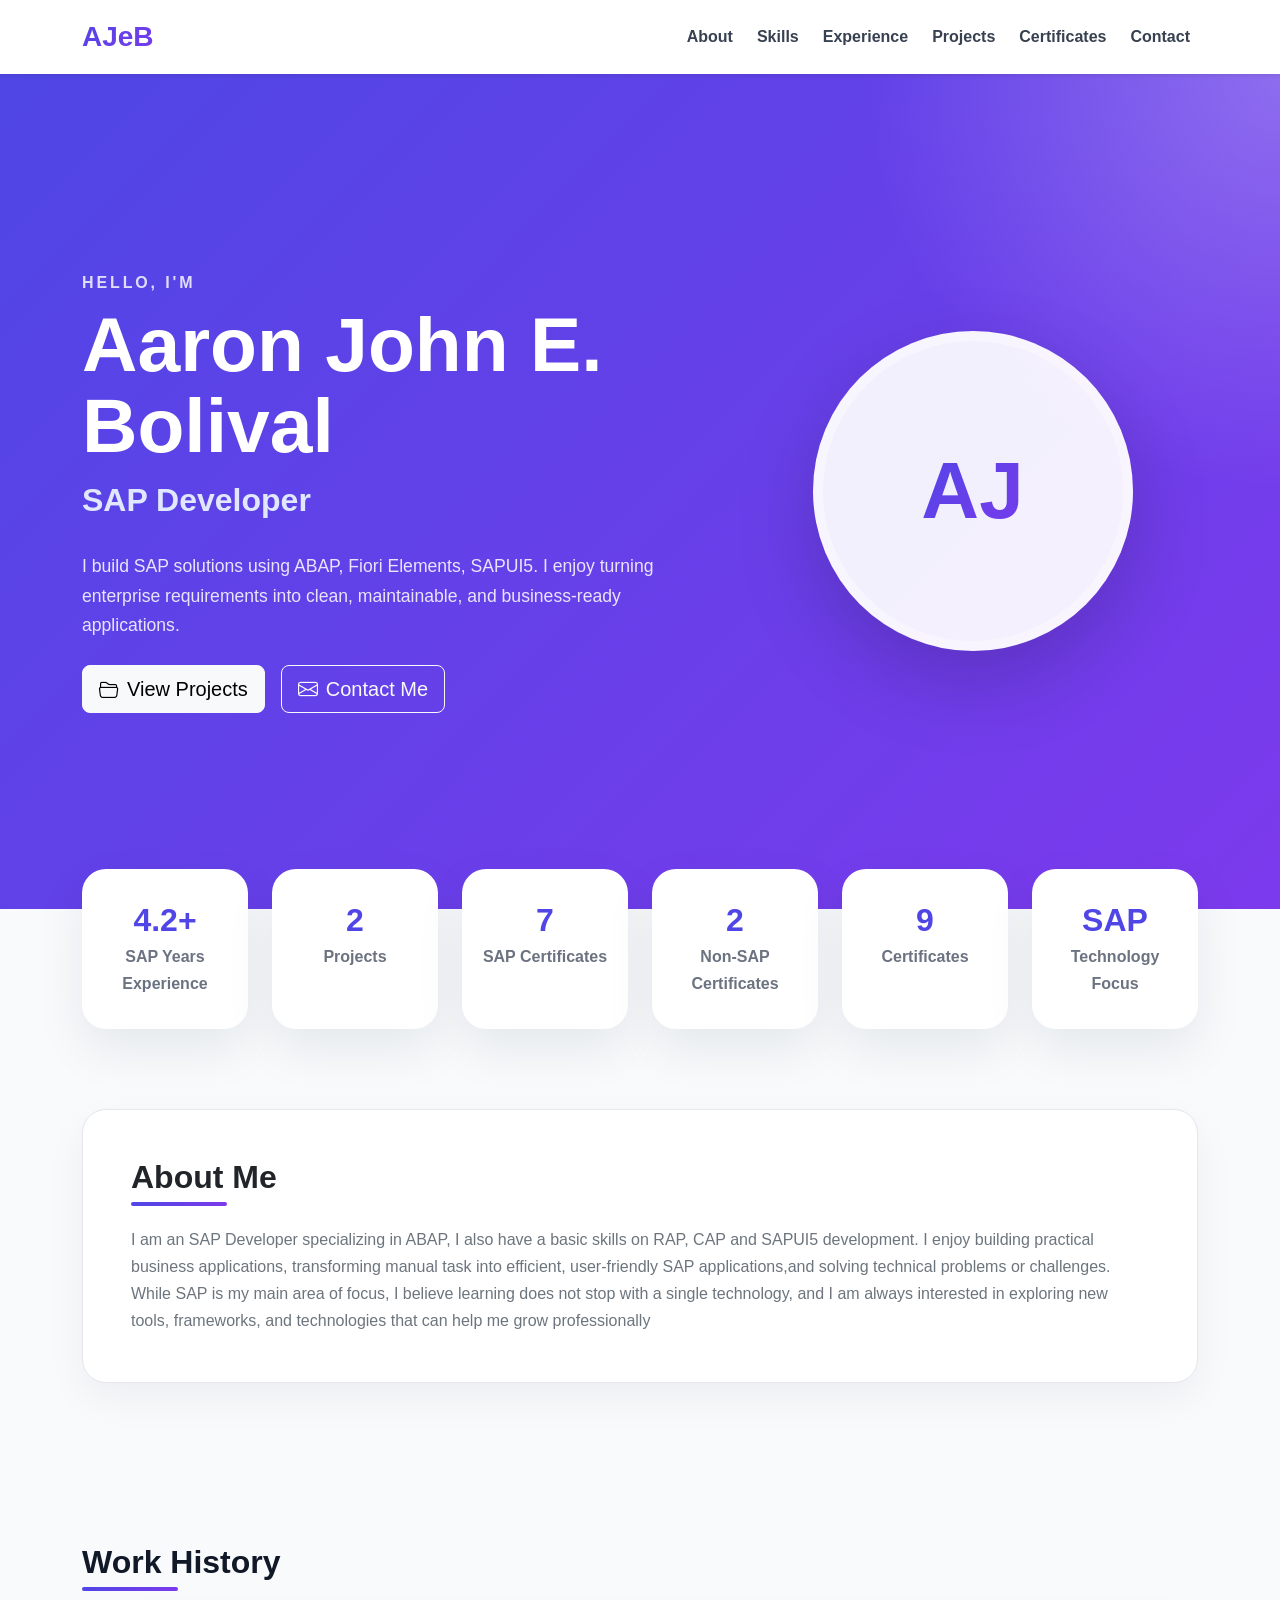
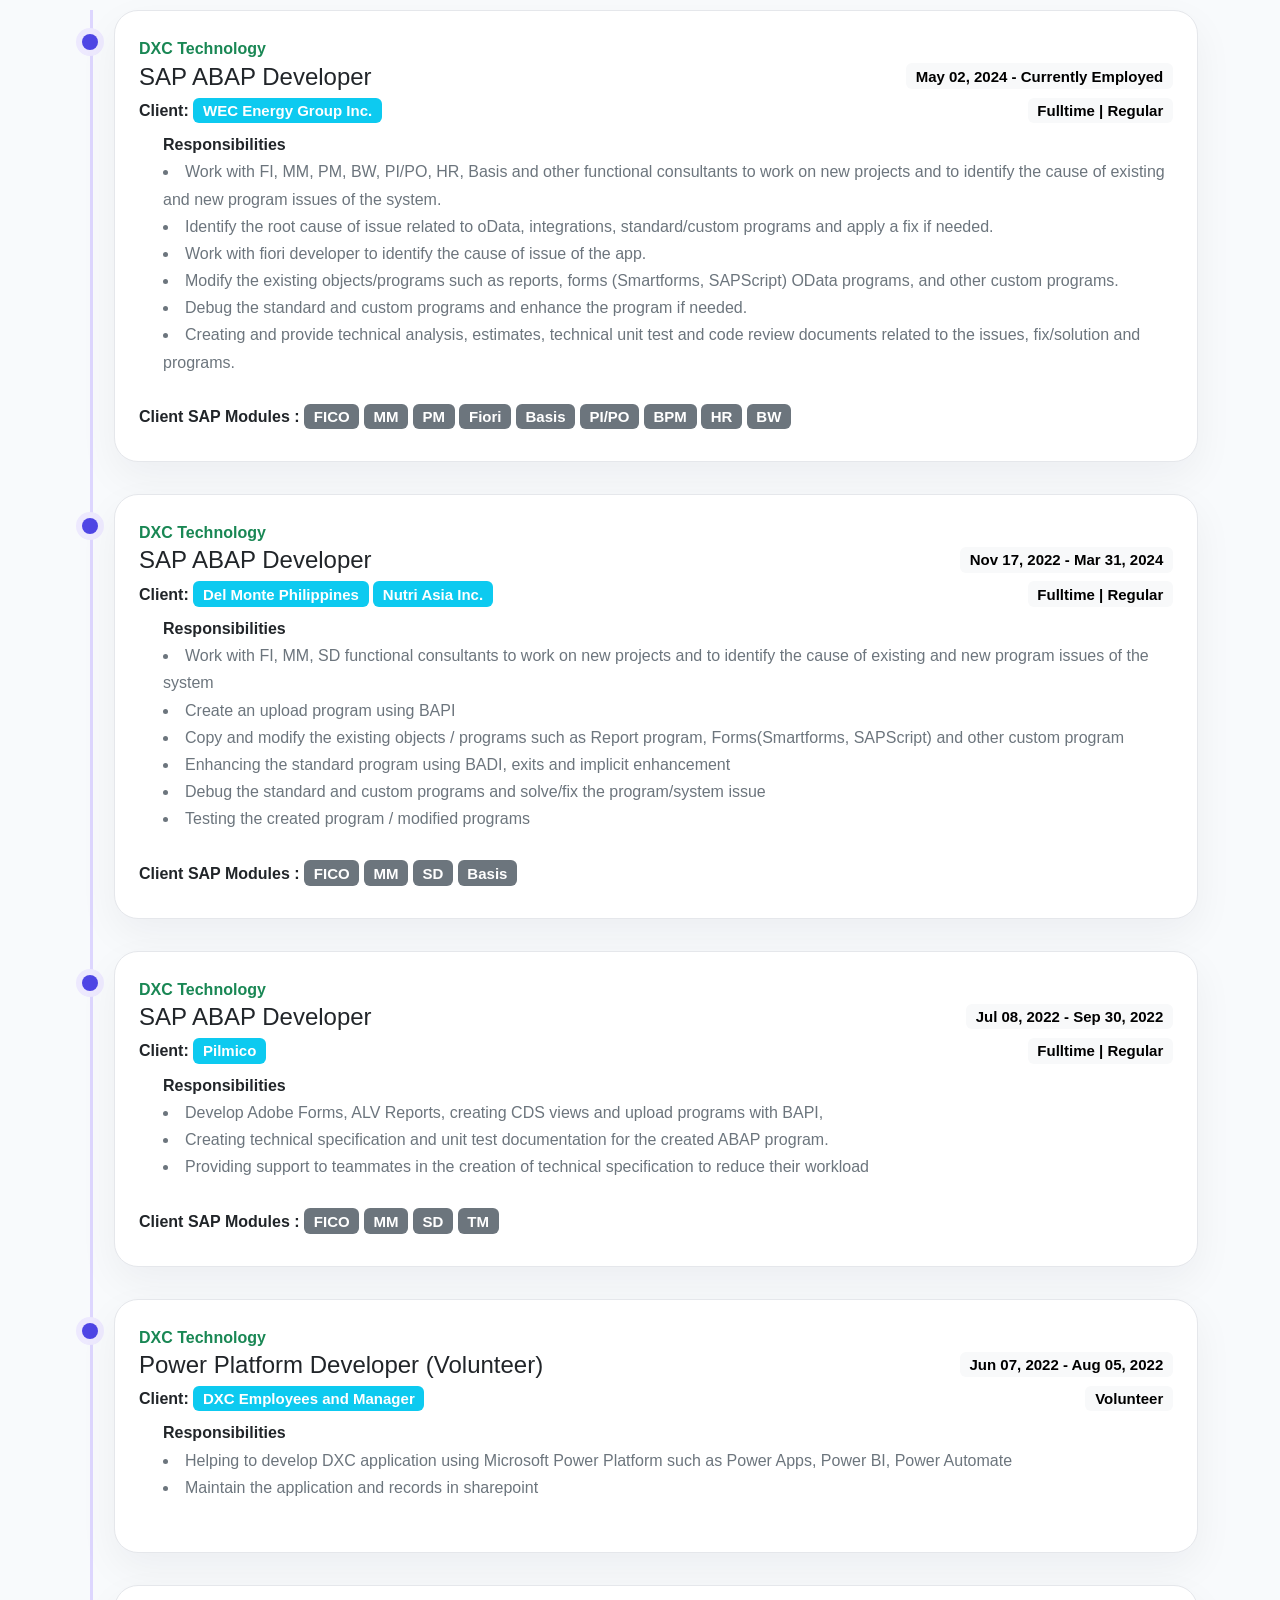
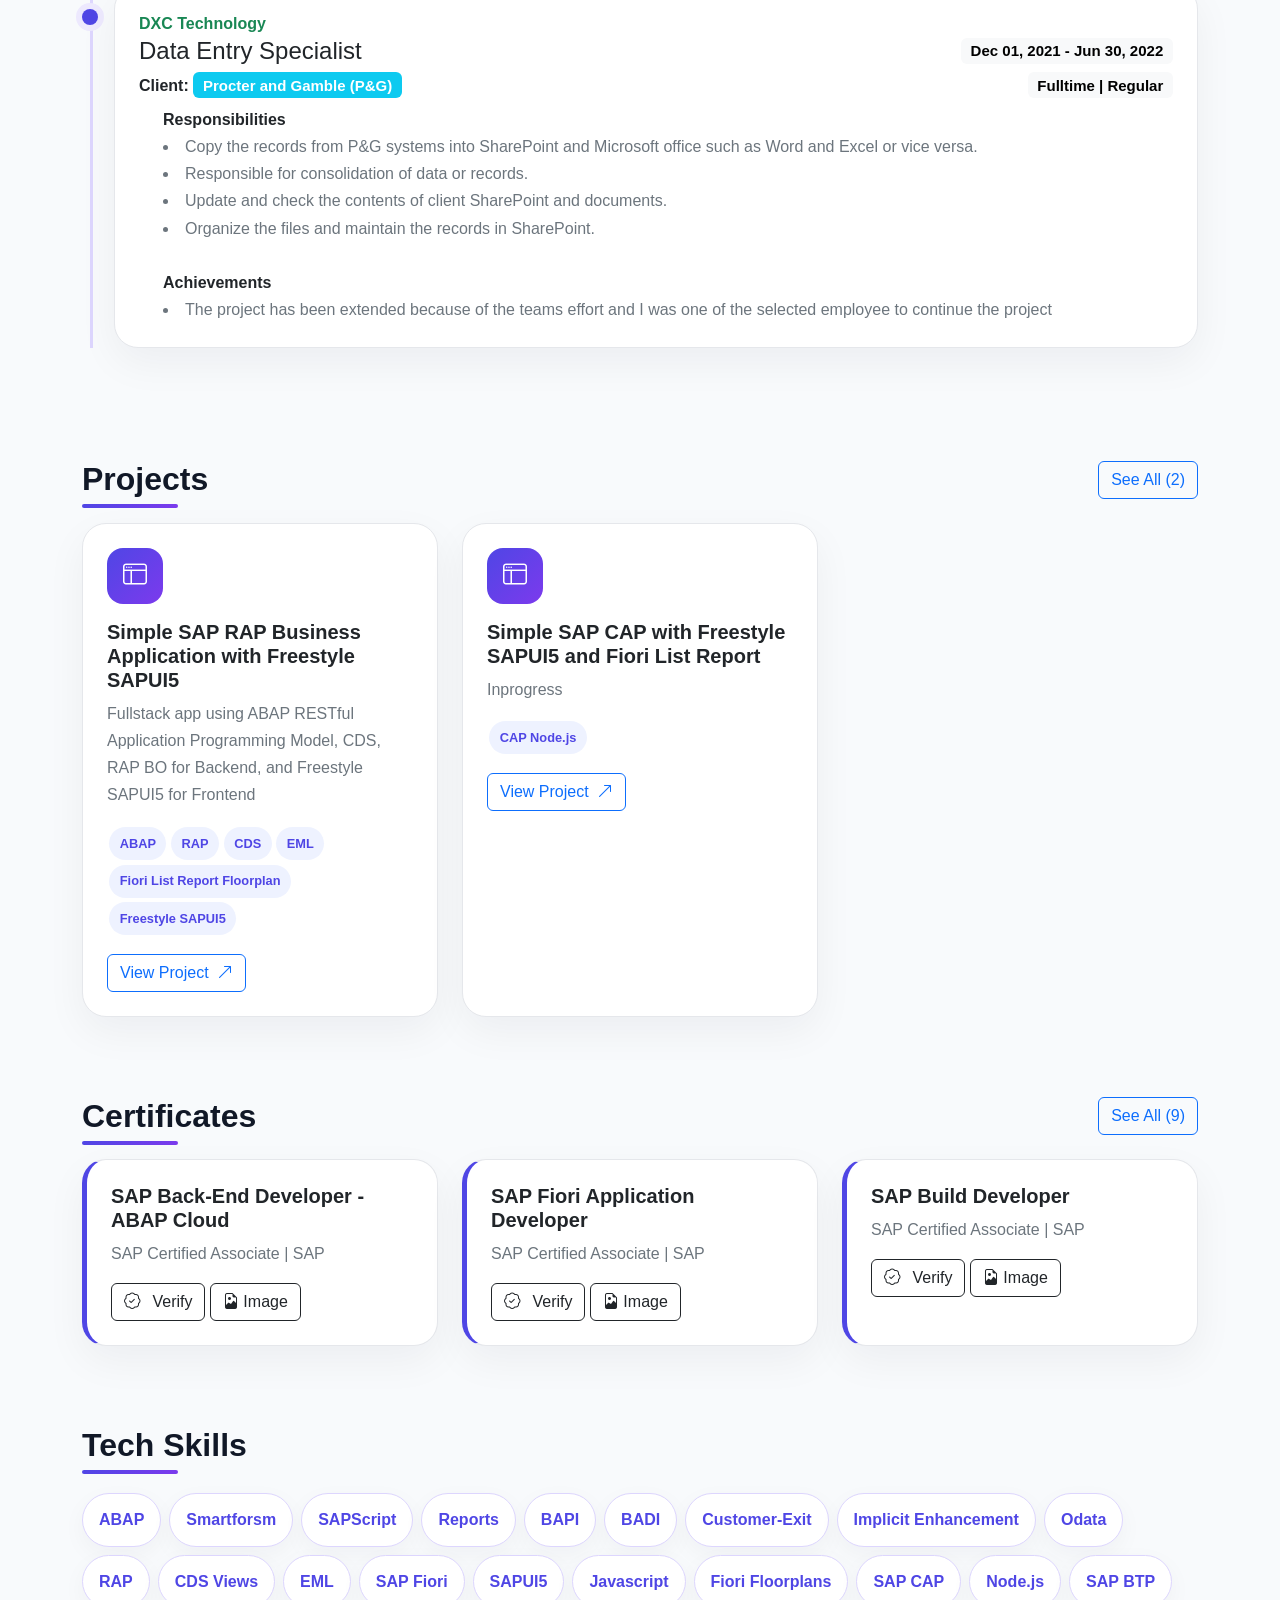
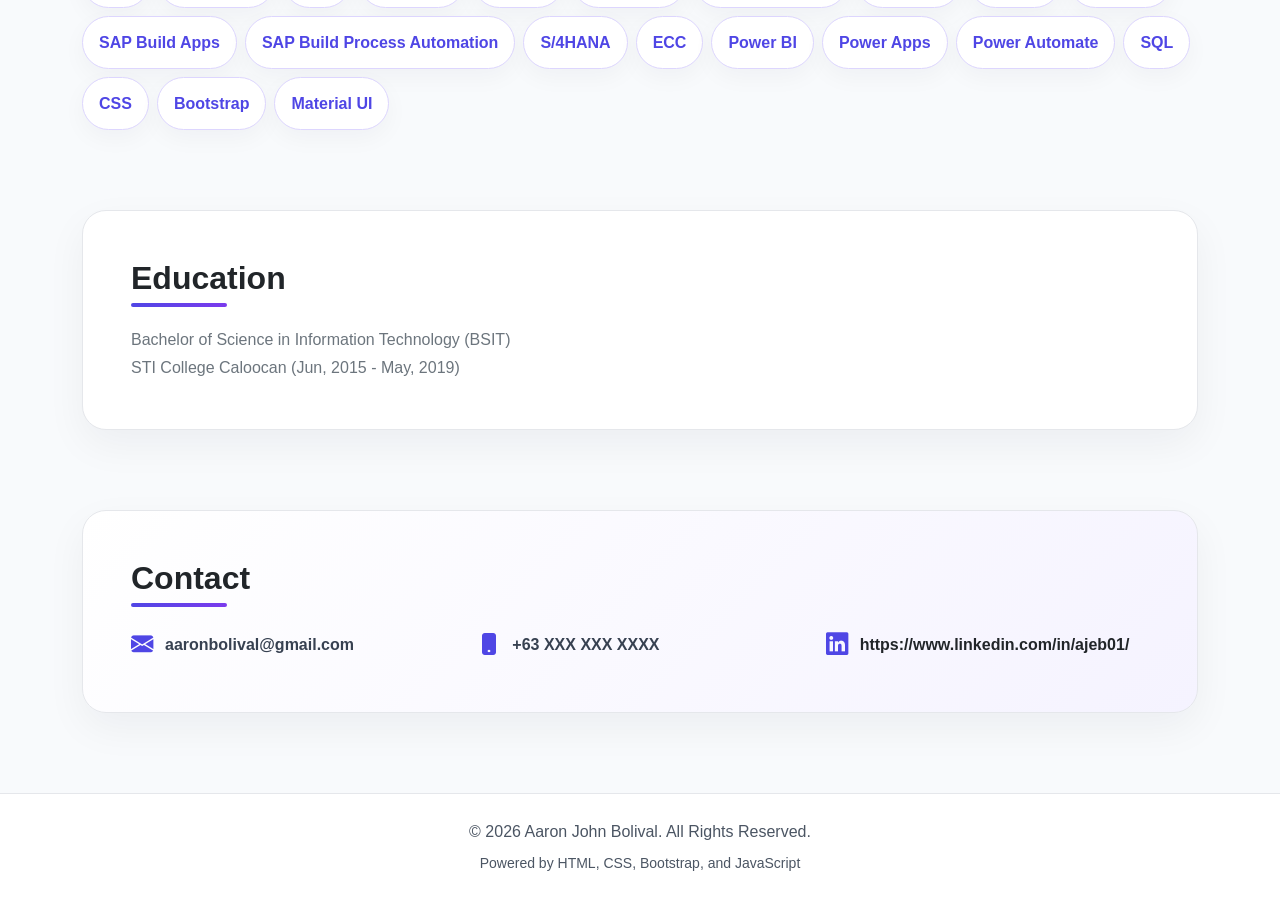
<file: index.html>
<!DOCTYPE html>
<html lang="en">
<head>
    <meta charset="UTF-8" />
    <meta name="viewport" content="width=device-width, initial-scale=1.0" />
    <meta name="description" content="Aaron John E. Bolival - SAP Developer Portfolio" />
    <title>Aaron John Bolival | SAP Developer Portfolio</title>
    <link href="https://cdn.jsdelivr.net/npm/bootstrap@5.3.3/dist/css/bootstrap.min.css" rel="stylesheet" />
    <link href="https://cdn.jsdelivr.net/npm/bootstrap-icons@1.11.3/font/bootstrap-icons.css" rel="stylesheet" />
    <link rel="stylesheet" href="style.css" />
</head>
<body>
    <nav class="navbar navbar-expand-lg navbar-light bg-white sticky-top shadow-sm">
        <div class="container">
            <a class="navbar-brand fw-bold fs-3 brand-gradient" href="index.html">AJeB</a>
            <button class="navbar-toggler" type="button" data-bs-toggle="collapse" data-bs-target="#mainNavbar">
                <span class="navbar-toggler-icon"></span>
            </button>
            <div class="collapse navbar-collapse" id="mainNavbar">
                <ul class="navbar-nav ms-auto">
                    <li class="nav-item"><a class="nav-link" href="#about">About</a></li>
                    <li class="nav-item"><a class="nav-link" href="#skills">Skills</a></li>
                    <li class="nav-item"><a class="nav-link" href="#experience">Experience</a></li>
                    <li class="nav-item"><a class="nav-link" href="#projects">Projects</a></li>
                    <li class="nav-item"><a class="nav-link" href="#certificates">Certificates</a></li>
                    <li class="nav-item"><a class="nav-link" href="#contact">Contact</a></li>
                </ul>
            </div>
        </div>
    </nav>

    <header class="hero-section">
        <div class="container">
            <div class="row align-items-center min-vh-75">
                <div class="col-lg-7">
                    <p class="hero-eyebrow mb-2">Hello, I'm</p>
                    <h1 class="hero-title">Aaron John E. Bolival</h1>
                    <p class="hero-role">SAP Developer</p>
                    <p class="hero-description mt-4">
                        I build SAP solutions using ABAP, Fiori Elements,
                        SAPUI5. I enjoy turning enterprise requirements into clean,
                        maintainable, and business-ready applications.
                    </p>
                    <div class="d-flex flex-wrap gap-3 mt-4">
                        <a href="#projects" class="btn btn-light btn-lg"><i class="bi bi-folder2-open me-2"></i>View Projects</a>
                        <a href="#contact" class="btn btn-outline-light btn-lg"><i class="bi bi-envelope me-2"></i>Contact Me</a>
                    </div>
                </div>
                <div class="col-lg-5 text-center mt-5 mt-lg-0">
                    <div class="profile-orb mx-auto">
                        <span>AJ</span>
                        <!-- 
                        <img src="" class="profile-orb-img">
                        -->
                    </div>
                </div>
            </div>
        </div>
    </header>

    <section class="container stats-section">
        <div class="row g-4">
            <div class="col-md-2 col-6"><div class="stat-card"><h2 id="totalSapExperience"></h2><p>SAP Years Experience</p></div></div>
            <div class="col-md-2 col-6"><div class="stat-card"><h2 id="totalProjects"></h2><p>Projects</p></div></div>
            <div class="col-md-2 col-6"><div class="stat-card"><h2 id="totalSapCertificates"></h2><p>SAP Certificates</p></div></div>
            <div class="col-md-2 col-6"><div class="stat-card"><h2 id="totalOtherCertificates"></h2><p>Non-SAP Certificates</p></div></div>
            <div class="col-md-2 col-6"><div class="stat-card"><h2 id="totalCertificates"></h2><p>Certificates</p></div></div>
            <div class="col-md-2 col-6"><div class="stat-card"><h2>SAP</h2><p>Technology Focus</p></div></div>
        </div>
        <div id="headerSummary"> </div>
    </section>

    <section id="about" class="container section-spacing">
        <div class="card card-custom p-4 p-lg-5">
            <h2 class="section-title">About Me</h2>
            <p class="mb-0 text-secondary">
                I am an SAP Developer specializing in ABAP, I also have a basic skills on RAP, CAP and SAPUI5 development.
                I enjoy building practical business applications, transforming manual task into efficient, user-friendly SAP applications,and solving technical problems or challenges.
                While SAP is my main area of focus, I believe learning does not stop with a single technology, and I am always interested in exploring new tools, frameworks, and technologies that can help me grow professionally
            </p>
        </div>
    </section>

    <section id="professional-strengths" class="container section-spacing ">
        <div id="strengthsContainer" class="row g-2 justify-content-center">
        </div>
    </section>

    <section id="experience" class="container section-spacing">
        <h2 class="section-title">Work History</h2>
        <div id="workHistoryContainer" class="timeline">
        </div>
    </section>

    <section id="projects" class="container section-spacing">
        <div class="d-flex justify-content-between align-items-center flex-wrap gap-3 mb-4">
            <h2 class="section-title mb-0">Projects</h2>
            <a href="projects.html" class="btn btn-outline-primary" id="section_hdr_projects_btn">See All</a>
        </div>
        <div id="projectsContainer" class="row g-4"></div>
    </section>

    <section id="certificates" class="container section-spacing">
        <div class="d-flex justify-content-between align-items-center flex-wrap gap-3 mb-4">
            <h2 class="section-title mb-0" >Certificates</h2>
            <a href="certificates.html" class="btn btn-outline-primary" id="section_hdr_certificates_btn">See All</a>
        </div>        
        <div id="certificatesContainer" class="row g-4"></div>
    </section>
    
    <section id="skills" class="container section-spacing">
        <h2 class="section-title">Tech Skills</h2>
        <div id="skillsContainer" class="d-flex flex-wrap gap-2"></div>
    </section>

    <section id="education" class="container section-spacing">
        <div class="card card-custom p-4 p-lg-5">
            <h2 class="section-title">Education</h2>
            <p class="mb-0 text-secondary">
                Bachelor of Science in Information Technology (BSIT) </br>
                STI College Caloocan (Jun, 2015 - May, 2019)
            </p>
        </div>
    </section>
        
    <section id="contact" class="container section-spacing">
        <div class="card card-custom p-4 p-lg-5 contact-card">
            <h2 class="section-title">Contact</h2>
            <div class="row g-4">
                <div class="col-md-4"><div class="contact-item"><i class="bi bi-envelope-fill"></i><span>aaronbolival@gmail.com</span></div></div>
                <div class="col-md-4"><div class="contact-item"><i class="bi bi-phone-fill"></i><span>+63 XXX XXX XXXX</span></div></div>
                <div class="col-md-4"><div class="contact-item"><i class="bi bi-linkedin"></i>
                    <span>
                        <a href="https://www.linkedin.com/in/ajeb01/" target="_blank" class="link-offset-2 link-underline link-underline-opacity-0 text-dark">https://www.linkedin.com/in/ajeb01/</a> 
                    </span>
                </div>
            </div>
            </div>
        </div>
    </section>

    <footer class="footer text-center py-4">
        <p class="mb-1">© 2026 Aaron John Bolival. All Rights Reserved.</p>
        <small>Powered by HTML, CSS, Bootstrap, and JavaScript</small>
    </footer>

    <script src="https://cdn.jsdelivr.net/npm/bootstrap@5.3.3/dist/js/bootstrap.bundle.min.js"></script>
    <script src="data/projects.js"></script>
    <script src="data/certificates.js"></script>
    <script src="data/experience.js"></script>
    <script src="data/skills.js"></script>
    <script src="data/softskills.js"></script>
    <script src="script.js"></script>
</body>
</html>
</file>
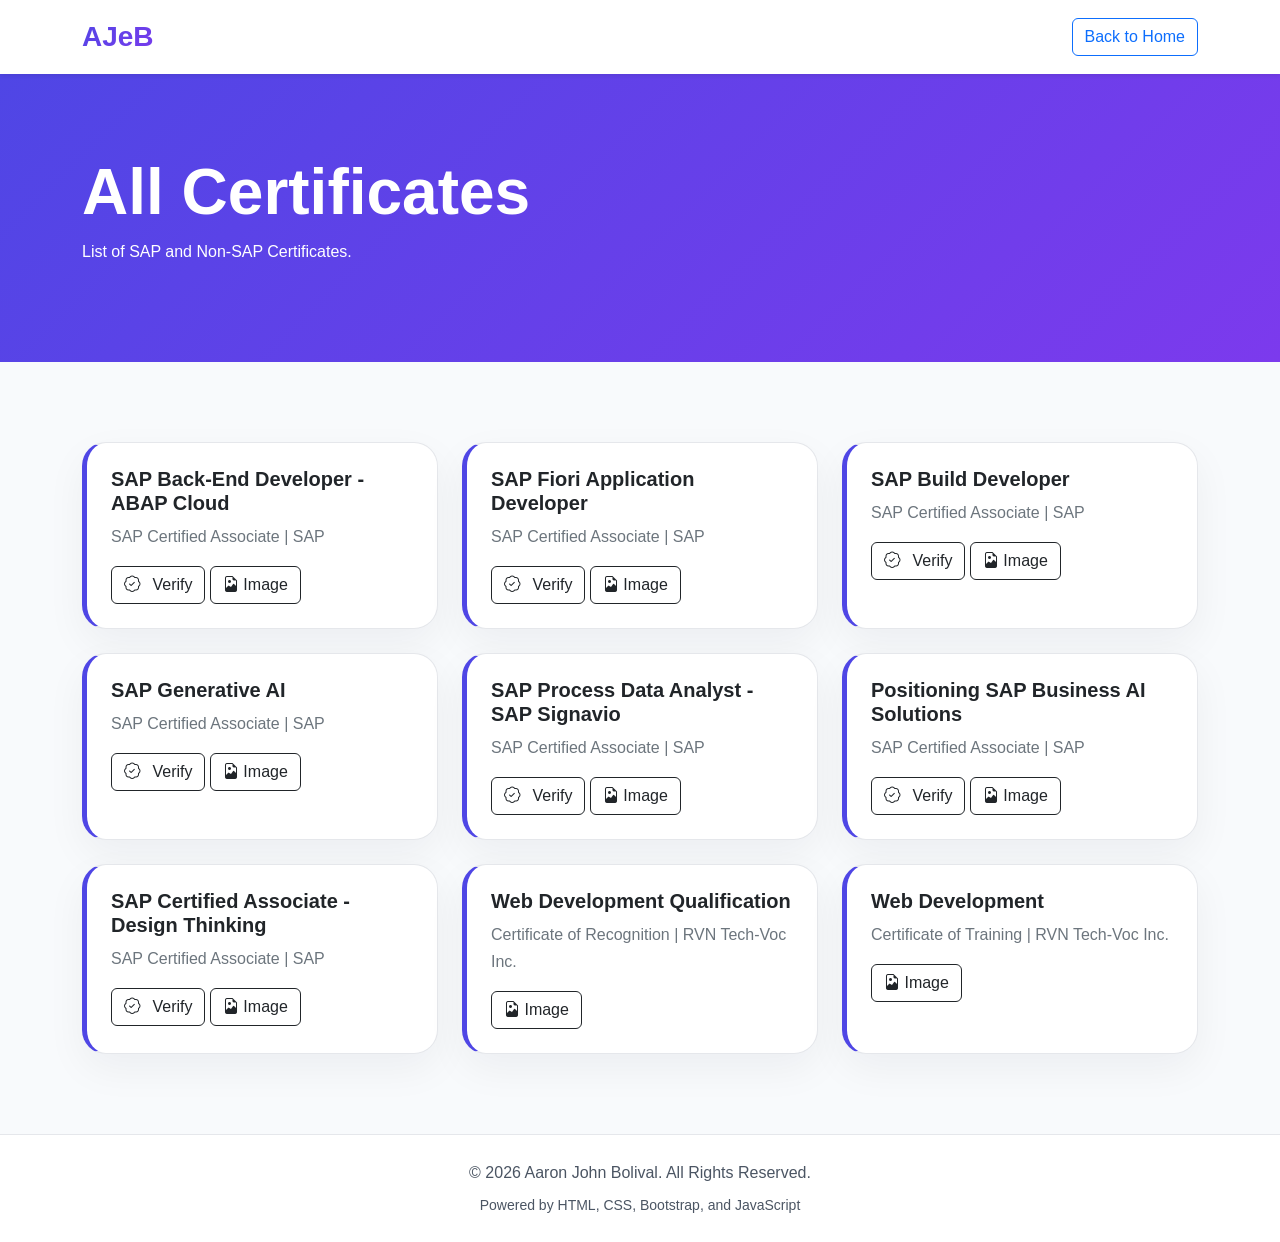
<file: certificates.html>
<!DOCTYPE html>
<html lang="en">
<head>
    <meta charset="UTF-8" />
    <meta name="viewport" content="width=device-width, initial-scale=1.0" />
    <title>Certificates | Aaron John Bolival</title>
    <link href="https://cdn.jsdelivr.net/npm/bootstrap@5.3.3/dist/css/bootstrap.min.css" rel="stylesheet" />
    <link href="https://cdn.jsdelivr.net/npm/bootstrap-icons@1.11.3/font/bootstrap-icons.css" rel="stylesheet" />
    <link rel="stylesheet" href="style.css" />
</head>
<body>
    <nav class="navbar navbar-expand-lg navbar-light bg-white sticky-top shadow-sm">
        <div class="container">
            <a class="navbar-brand fw-bold fs-3 brand-gradient" href="index.html">AJeB</a>
            <a href="index.html" class="btn btn-outline-primary">Back to Home</a>
        </div>
    </nav>
    <header class="page-header">
        <div class="container">
            <h1>All Certificates</h1>
            <p>List of SAP and Non-SAP Certificates.</p>
        </div>
    </header>
    <main class="container section-spacing">
        <div id="allCertificatesContainer" class="row g-4"></div>
    </main>
    <footer class="footer text-center py-4">
        <p class="mb-1">© 2026 Aaron John Bolival. All Rights Reserved.</p>
        <small>Powered by HTML, CSS, Bootstrap, and JavaScript</small>
    </footer>
    <script src="https://cdn.jsdelivr.net/npm/bootstrap@5.3.3/dist/js/bootstrap.bundle.min.js"></script>
    <script src="data/certificates.js"></script>
    <script src="script.js"></script>
</body>
</html>
</file>
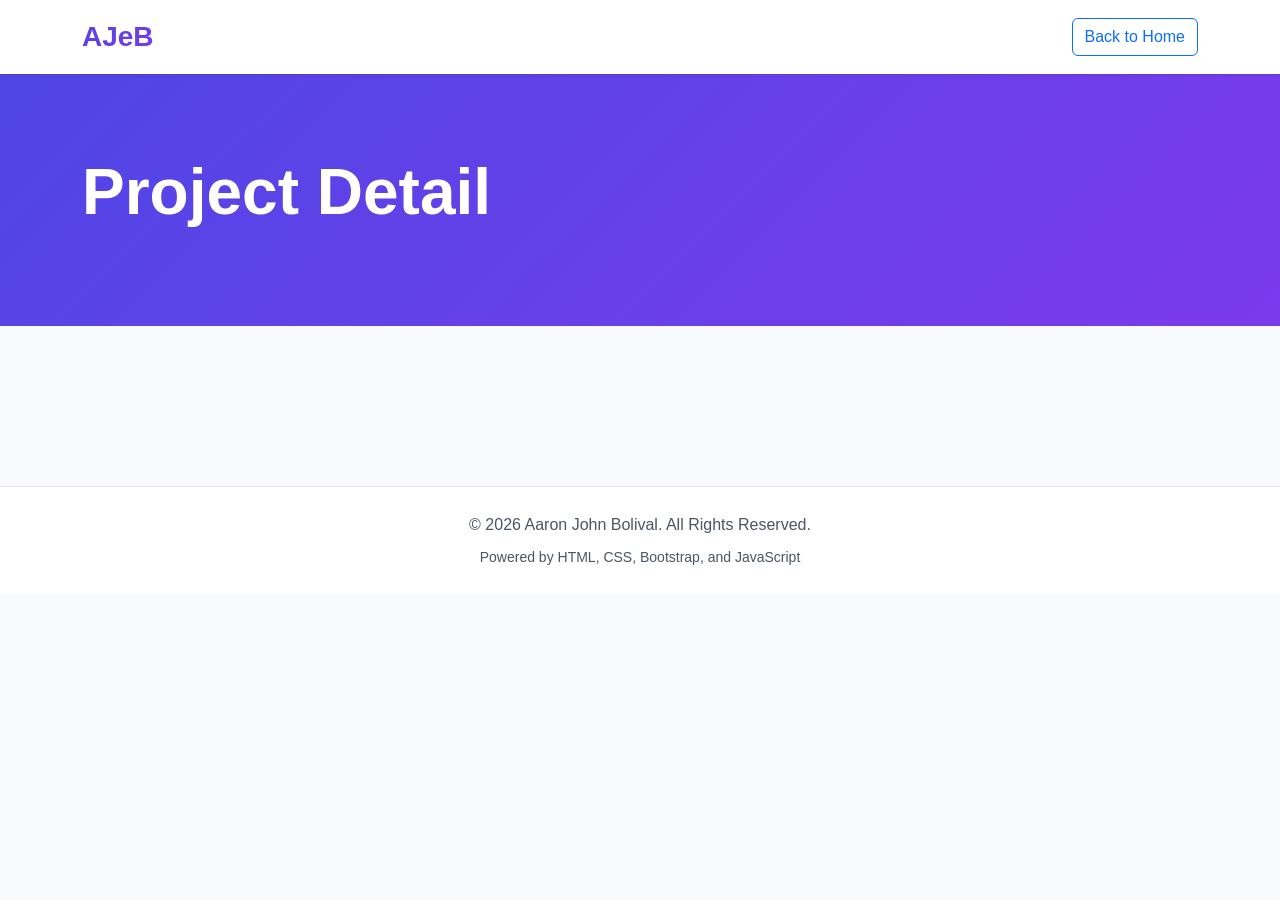
<file: project-details.html>
<!DOCTYPE html>
<html lang="en">
<head>
    <meta charset="UTF-8" />
    <meta name="viewport" content="width=device-width, initial-scale=1.0" />
    <title>Project | Aaron John Bolival</title>
    <link href="https://cdn.jsdelivr.net/npm/bootstrap@5.3.3/dist/css/bootstrap.min.css" rel="stylesheet" />
    <link href="https://cdn.jsdelivr.net/npm/bootstrap-icons@1.11.3/font/bootstrap-icons.css" rel="stylesheet" />
    <link rel="stylesheet" href="style.css" />
</head>
<body>
    <nav class="navbar navbar-expand-lg navbar-light bg-white sticky-top shadow-sm">
        <div class="container">
            <a class="navbar-brand fw-bold fs-3 brand-gradient" href="index.html">AJeB</a>
            <a href="index.html" class="btn btn-outline-primary">Back to Home</a>
        </div>
    </nav>
    <header class="page-header">
        <div class="container">
            <h1>Project Detail</h1>
            <p></p>
        </div>
    </header>
    <main class="container section-spacing">
        <div id="projectDetailContainer"></div>
    </main>
    <footer class="footer text-center py-4">
        <p class="mb-1">© 2026 Aaron John Bolival. All Rights Reserved.</p>
        <small>Powered by HTML, CSS, Bootstrap, and JavaScript</small>
    </footer>
    <script src="https://cdn.jsdelivr.net/npm/bootstrap@5.3.3/dist/js/bootstrap.bundle.min.js"></script>
    <script src="data/projects.js"></script>
    <script src="script.js"></script>
    <script src="project-details.js"></script>
    
</body>
</html>
</file>
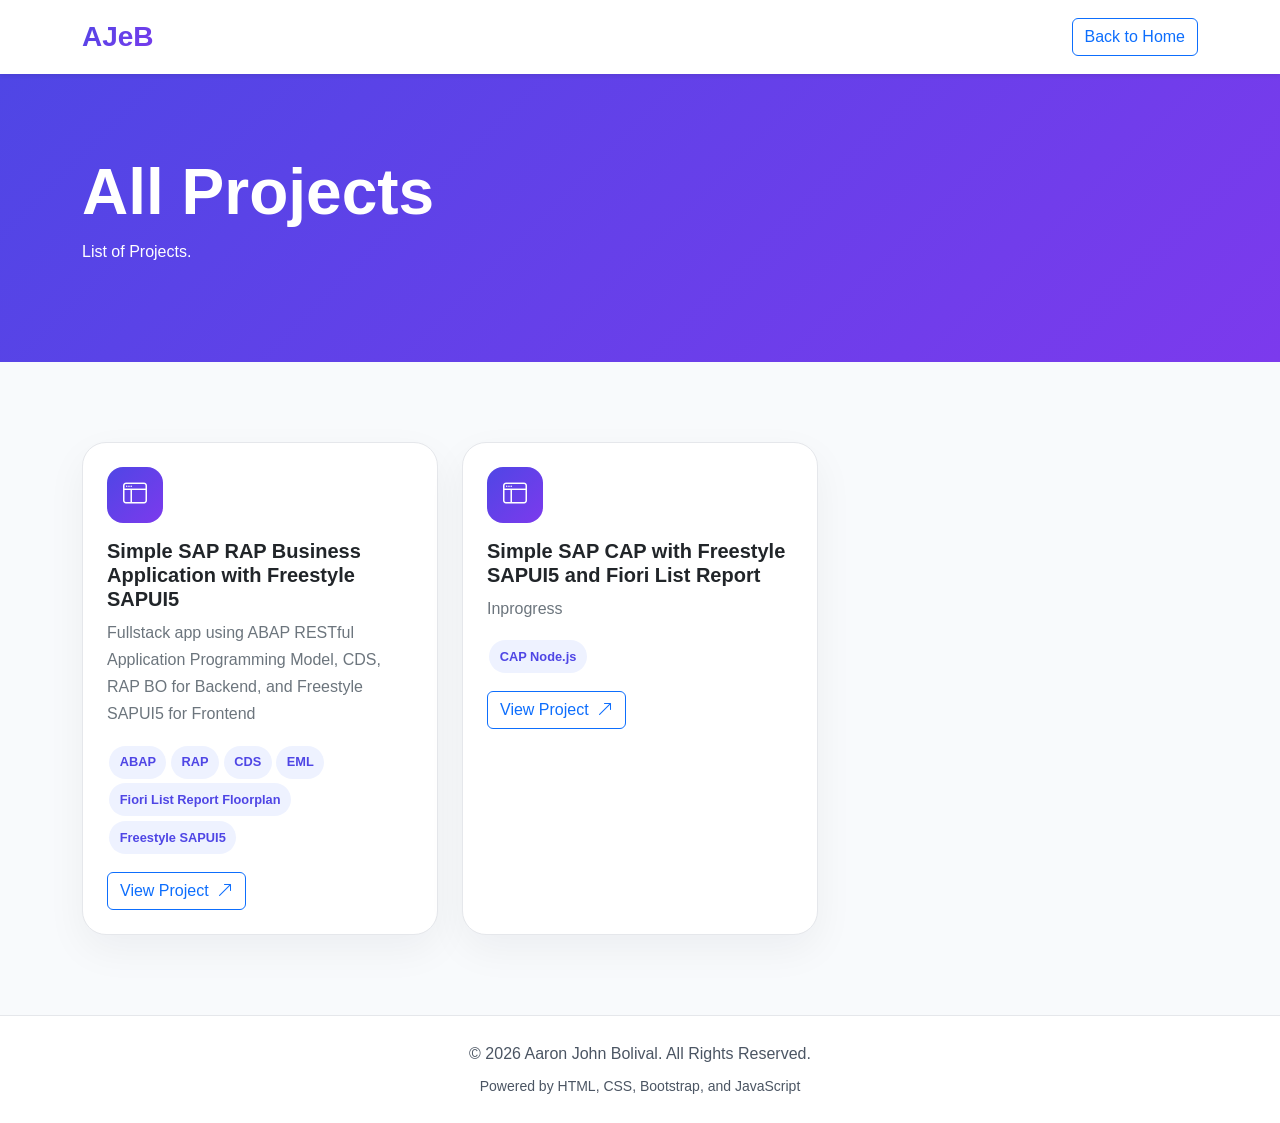
<file: projects.html>
<!DOCTYPE html>
<html lang="en">
<head>
    <meta charset="UTF-8" />
    <meta name="viewport" content="width=device-width, initial-scale=1.0" />
    <title>Projects | Aaron John Bolival</title>
    <link href="https://cdn.jsdelivr.net/npm/bootstrap@5.3.3/dist/css/bootstrap.min.css" rel="stylesheet" />
    <link href="https://cdn.jsdelivr.net/npm/bootstrap-icons@1.11.3/font/bootstrap-icons.css" rel="stylesheet" />
    <link rel="stylesheet" href="style.css" />
</head>
<body>
    <nav class="navbar navbar-expand-lg navbar-light bg-white sticky-top shadow-sm">
        <div class="container">
            <a class="navbar-brand fw-bold fs-3 brand-gradient" href="index.html">AJeB</a>
            <a href="index.html" class="btn btn-outline-primary">Back to Home</a>
        </div>
    </nav>
    <header class="page-header">
        <div class="container">
            <h1>All Projects</h1>
            <p>List of Projects.</p>
        </div>
    </header>
    <main class="container section-spacing">
        <div id="allProjectsContainer" class="row g-4"></div>
    </main>
    <footer class="footer text-center py-4">
        <p class="mb-1">© 2026 Aaron John Bolival. All Rights Reserved.</p>
        <small>Powered by HTML, CSS, Bootstrap, and JavaScript</small>
    </footer>
    <script src="https://cdn.jsdelivr.net/npm/bootstrap@5.3.3/dist/js/bootstrap.bundle.min.js"></script>
    <script src="data/projects.js"></script>
    <script src="script.js"></script>
</body>
</html>
</file>
<file: style.css>
.bgred{
    background-color: red;
}

:root {
    --primary: #4f46e5; /*#4f46e5*/
    --secondary: #7c3aed; /*#7c3aed*/
    --dark: #111827;
    --muted: #6b7280;
    --light: #f8fafc;
    --card: #ffffff;
    --border: #e5e7eb
}

* {
    box-sizing: border-box
}

body {
    background: var(--light);
    color: var(--dark);
    font-family: Arial, Helvetica, sans-serif;
    line-height: 1.7
}

html {
    scroll-behavior: smooth
}

.navbar .nav-link {
    font-weight: 600;
    color: #374151;
    margin-left: .5rem
}

.navbar .nav-link:hover {
    color: var(--primary)
}

.brand-gradient {
    background: linear-gradient(135deg, var(--primary), var(--secondary));
    -webkit-background-clip: text;
    -webkit-text-fill-color: transparent;
    background-clip: text
}

.hero-section {
    color: white;
    background: radial-gradient(circle at top right, rgba(255, 255, 255, .24), transparent 26rem), linear-gradient(135deg, var(--primary), var(--secondary));
    padding: 5rem 0
}

.min-vh-75 {
    min-height: 75vh
}

.hero-eyebrow {
    text-transform: uppercase;
    letter-spacing: .18rem;
    font-weight: 700;
    color: rgba(255, 255, 255, .82)
}

.hero-title {
    font-size: clamp(2.4rem, 6vw, 5rem);
    font-weight: 800;
    line-height: 1.05
}

.hero-role {
    font-size: clamp(1.3rem, 3vw, 2rem);
    font-weight: 700;
    color: #e0e7ff
}

.hero-description {
    color: rgba(255, 255, 255, .86);
    font-size: 1.1rem;
    max-width: 700px
}

.profile-orb {
    width: 320px;
    height: 320px;
    border-radius: 50%;
    display: flex;
    align-items: center;
    justify-content: center;
    background: rgba(255, 255, 255, .92);
    box-shadow: 0 30px 80px rgba(0, 0, 0, .18);
    border: 10px solid rgba(255, 255, 255, .35);
}
.profile-orb-img{
    width: 100%;
    height: 100%;
    border-radius: 100%;
    display: flex;
    align-items: center;
    justify-content: center;
    background-color: red;
}

.profile-orb span {
    font-size: 5rem;
    font-weight: 900;
    background: linear-gradient(135deg, var(--primary), var(--secondary));
    -webkit-background-clip: text;
    -webkit-text-fill-color: transparent;
    background-clip: text
}

.stats-section {
    margin-top: -4rem;
    position: relative;
    z-index: 3
}

.stat-card {
    background: var(--card);
    border-radius: 1.5rem;
    padding: 2rem 1rem;
    text-align: center;
    box-shadow: 0 20px 50px rgba(15, 23, 42, .08);
    height: 100%
}

.stat-card h2 {
    font-weight: 900;
    color: var(--primary);
    margin-bottom: .25rem
}

.stat-card p {
    margin: 0;
    color: var(--muted);
    font-weight: 600
}

.section-spacing {
    padding-top: 5rem
}

.section-title {
    font-weight: 800;
    margin-bottom: 1.8rem;
    position: relative;
    display: inline-block;
}

.section-title::after {
    content: "";
    position: absolute;
    left: 0;
    bottom: -.6rem;

    width: clamp(4rem, 8vw, 6rem);

    height: .25rem;
    border-radius: 999px;

    background: linear-gradient(
        135deg,
        var(--primary),
        var(--secondary)
    );
}

.card-custom {
    border: 1px solid var(--border);
    border-radius: 1.5rem;
    box-shadow: 0 15px 40px rgba(15, 23, 42, .05);
    background: var(--card)
}

.skill-badge {
    padding: .75rem 1rem;
    border-radius: 999px; /*999px*/
    background: white;
    color: var(--primary);
    border: 1px solid #ddd6fe;
    font-weight: 700;
    box-shadow: 0 8px 25px rgba(15, 23, 42, .04)
}

/* Start of Soft Skill Design */
.strength-card {
    background: #ffffff;

    border: 1px solid #e5e7eb;
    border-radius: 18px;

    padding: 2rem 1.5rem;

    text-align: center;

    height: 100%;

    transition: all .3s ease;

    box-shadow: 0 10px 30px rgba(15, 23, 42, .05);
}

.strength-card:hover {
    transform: translateY(-6px);

    border-color: #c7d2fe;

    box-shadow: 0 20px 40px rgba(79, 70, 229, .12);
}

.strength-icon {
    width: 72px;
    height: 72px;

    margin: 0 auto 1.5rem;

    display: flex;
    align-items: center;
    justify-content: center;

    border-radius: 18px;

    background: rgba(79, 70, 229, .08);
}

.strength-icon i {
    font-size: 2rem;
    color: var(--primary);
}

.strength-card h4 {
    color: var(--dark);

    font-size: 1.25rem;
    font-weight: 700;

    margin-bottom: 1rem;
}

.strength-card p {
    color: var(--muted);

    line-height: 1.8;

    margin: 0;
}

.strengths-title {
    /* display: flex;
    align-items: center;
    gap: 10px;

    color: var(--primary);

    font-weight: 800;

    text-transform: uppercase;

    letter-spacing: .08em; */
    
    font-weight: 800;
    margin-bottom: 1.8rem;
    position: relative;
    display: inline-block
}

.title-dot {
    width: 10px;
    height: 10px;

    border-radius: 50%;

    background: var(--primary);
}
/* End of Soft Skill Design */
.timeline {
    position: relative;
    padding-left: 2rem
}

.timeline::before {
    content: "";
    position: absolute;
    left: .5rem;
    top: 0;
    bottom: 0;
    width: 3px;
    background: #ddd6fe
}

.timeline-item {
    position: relative;
    margin-bottom: 2rem
}

.timeline-dot {
    position: absolute;
    left: -2rem;
    top: 1.5rem;
    width: 1rem;
    height: 1rem;
    border-radius: 50%;
    background: var(--primary);
    box-shadow: 0 0 0 6px #ede9fe
}

.project-card,
.certificate-card {
    transition: all .25s ease;
    height: 100%
}

.project-card:hover,
.certificate-card:hover {
    transform: translateY(-8px);
    box-shadow: 0 30px 70px rgba(15, 23, 42, .12)
}

.project-icon {
    width: 3.5rem;
    height: 3.5rem;
    border-radius: 1rem;
    display: flex;
    align-items: center;
    justify-content: center;
    color: white;
    background: linear-gradient(135deg, var(--primary), var(--secondary));
    font-size: 1.5rem;
    margin-bottom: 1rem
}

.tech-pill {
    display: inline-block;
    padding: .35rem .65rem;
    border-radius: 999px;
    background: #eef2ff;
    color: var(--primary);
    font-weight: 700;
    font-size: .8rem;
    margin: .15rem
}

.certificate-card {
    border-left: 5px solid var(--primary)
}

.contact-card {
    background: linear-gradient(135deg, #ffffff, #f5f3ff)
}

.contact-item {
    display: flex;
    gap: .75rem;
    align-items: center;
    color: #374151;
    font-weight: 600;
    word-break: break-word
}

.contact-item i {
    color: var(--primary);
    font-size: 1.4rem
}

.page-header {
    color: white;
    background: linear-gradient(135deg, var(--primary), var(--secondary));
    padding: 5rem 0
}

.page-header h1 {
    font-size: clamp(2.4rem, 5vw, 4rem);
    font-weight: 900
}

.footer {
    background: white;
    color: #4b5563;
    margin-top: 5rem;
    border-top: 1px solid var(--border)
}


/* General style */
.myListStyle{
    list-style: disc;
    list-style-position: inside;
}

@media(max-width:768px) {
    .profile-orb {
        width: 230px;
        height: 230px
    }

    .profile-orb span {
        font-size: 3.8rem
    }

    .stats-section {
        margin-top: 2rem
    }

    .hero-section {
        text-align: center
    }

    .hero-section .d-flex {
        justify-content: center
    }
}
</file>
